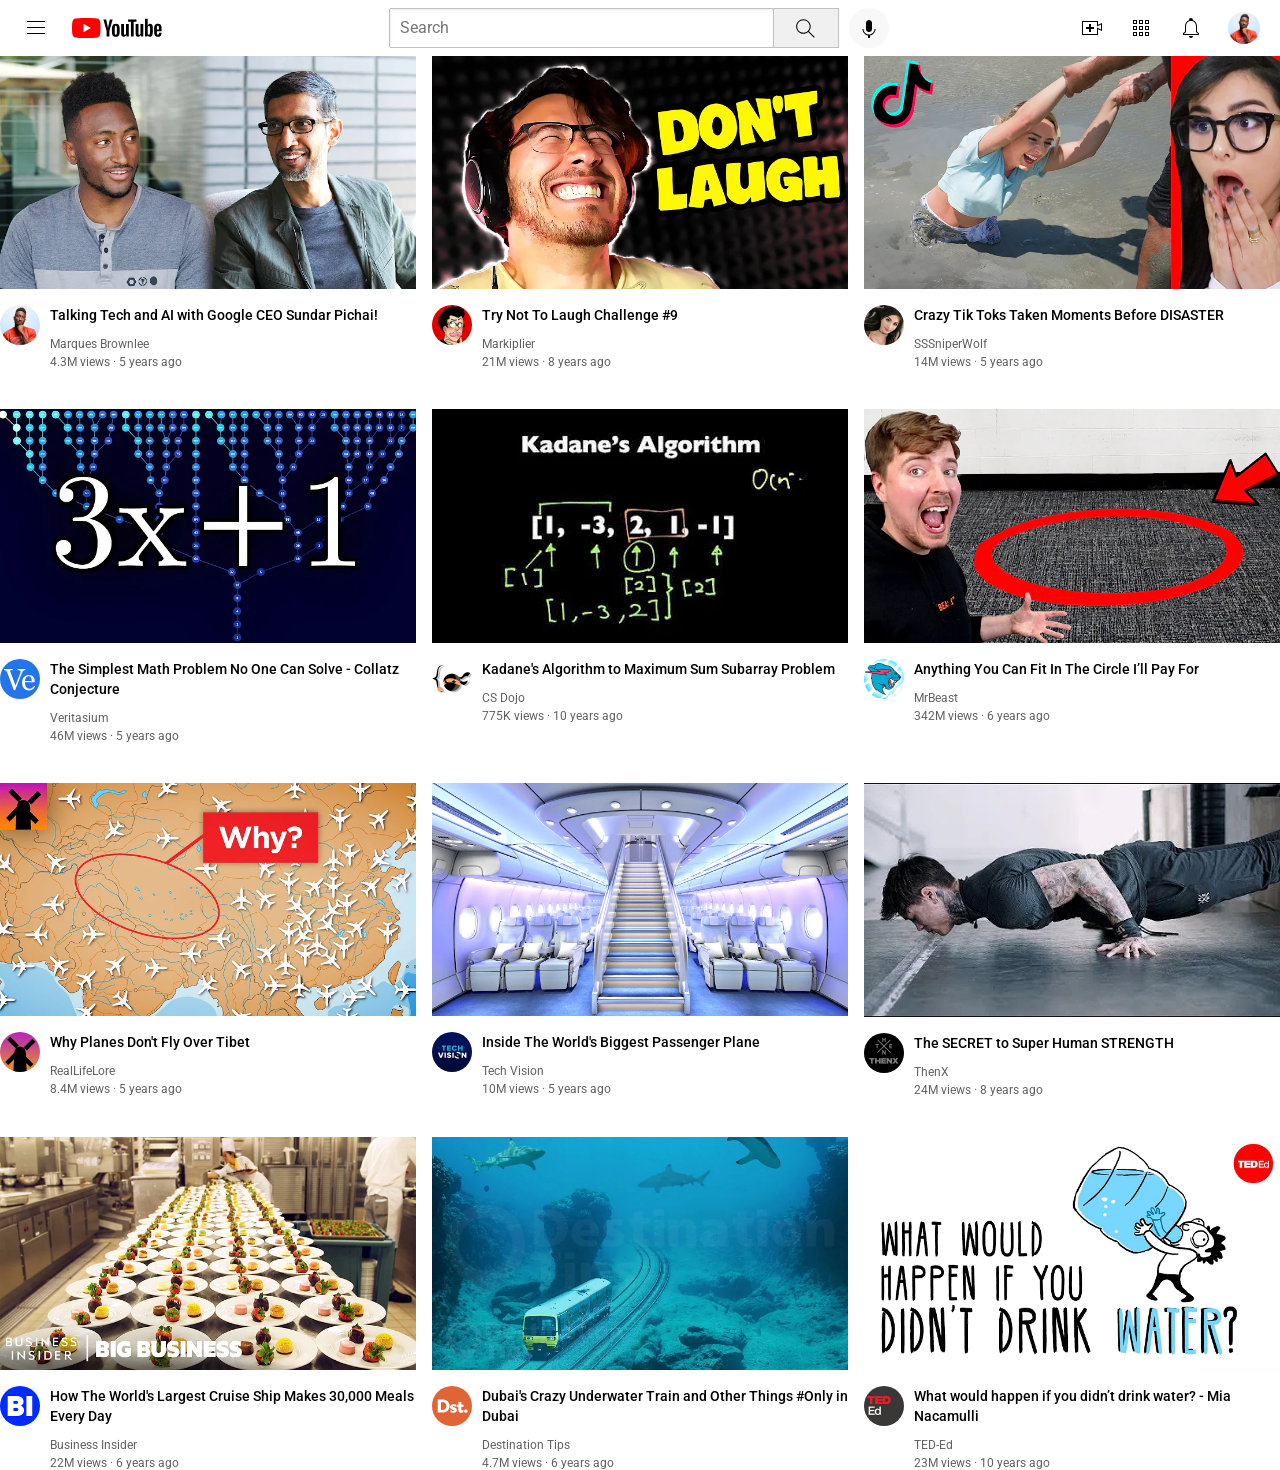
<file: index.html>
<!DOCTYPE html>
<html>
<head>
    <title>Youtube.com Clone</title>

    <link rel="preconnect" href="https://fonts.googleapis.com">
<link rel="preconnect" href="https://fonts.gstatic.com" crossorigin>
<link href="https://fonts.googleapis.com/css2?family=Roboto:wght@400;500;700&display=swap" rel="stylesheet">
    <link rel="stylesheet" href="styles/header.css">
    <link rel="stylesheet" href="styles/video.css">
    <link rel="stylesheet" href="styles/general.css">
</head>
<body>

  <div class="header">
    <div class="left-section">
      <img class="hamburger-menu" src="icons/hamburger-menu.svg" alt="">
      <img class="youtube-logo" src="icons/youtube-logo.svg" alt="">
    </div>
    <div class="middle-section">
      <input class="search-bar" type="text" placeholder="Search">
      <button class="search-button">
        <img class="search-icon" src="icons/search.svg" alt="">
      </button>
      <button class="mic-button">
        <img class="voice-search-icon" src="icons/voice-search-icon.svg" alt="">
      </button>
    </div>
    <div class="right-section">
      <img  class="upload-icon" src="icons/upload.svg">
      <img class="youtube-apps-icon" src="icons/youtube-apps.svg">
      <img class="notifications-icon" src="icons/notifications.svg">
      <img class="current-user-picture" src="channels/channel-1.jpg">
    </div>
    

  </div>


  <div class="video-grid">
    <div class="video-preview">
      <div class="thumbnail-row">
        <img class="thumbnail" src="thumbnails/thumbnail-1.webp" alt="">
      </div>
      <div class="video-info-grid">
        <div class="channel-picture">
          <img class="profile-picture" src="channels/channel-1.jpg">
        </div>
        <div class="video-info">
          <p class="video-title">Talking Tech and AI with Google CEO Sundar Pichai!</p>
          <p class="video-author">Marques Brownlee</p>
          <p class="video-stats">4.3M views &#183; 5 years ago</p>
        </div>
      </div>
      </div>

      <div class="video-preview">
      <div class="thumbnail-row">
        <img class="thumbnail" src="thumbnails/thumbnail-2.webp" alt="">
      </div>
      <div class="video-info-grid">
        <div class="channel-picture">
          <img class="profile-picture" src="channels/channel-2.jpg">
        </div>
        <div class="video-info">
          <p class="video-title">Try Not To Laugh Challenge #9</p>
          <p class="video-author">Markiplier</p>
          <p class="video-stats">21M views &#183; 8 years ago</p>
        </div>
      </div>
      </div>

      <div class="video-preview">
      <div class="thumbnail-row">
        <img class="thumbnail" src="thumbnails/thumbnail-3.webp" alt="">
      </div>
      <div class="video-info-grid">
        <div class="channel-picture">
          <img class="profile-picture" src="channels/channel-3.jpg">
        </div>
        <div class="video-info">
          <p class="video-title">Crazy Tik Toks Taken Moments Before DISASTER</p>
          <p class="video-author">SSSniperWolf</p>
          <p class="video-stats">14M views &#183; 5 years ago</p>
        </div>
      </div>
      </div>

      <div class="video-preview">
      <div class="thumbnail-row">
        <img class="thumbnail" src="thumbnails/thumbnail-4.webp" alt="">
      </div>
      <div class="video-info-grid">
        <div class="channel-picture">
          <img class="profile-picture" src="channels/channel-4.jpg">
        </div>
        <div class="video-info">
          <p class="video-title">The Simplest Math Problem No One Can Solve - Collatz Conjecture</p>
          <p class="video-author">Veritasium</p>
          <p class="video-stats">46M views &#183; 5 years ago</p>
        </div>
      </div>
      </div>

      <div class="video-preview">
      <div class="thumbnail-row">
        <img class="thumbnail" src="thumbnails/thumbnail-5.webp" alt="">
      </div>
      <div class="video-info-grid">
        <div class="channel-picture">
          <img class="profile-picture" src="channels/channel-5.jpg">
        </div>
        <div class="video-info">
          <p class="video-title"> Kadane's Algorithm to Maximum Sum Subarray Problem</p>
          <p class="video-author">CS Dojo</p>
          <p class="video-stats">775K views &#183; 10 years ago</p>
        </div>
      </div>
      </div>

      <div class="video-preview">
      <div class="thumbnail-row">
        <img class="thumbnail" src="thumbnails/thumbnail-6.webp" alt="">
      </div>
      <div class="video-info-grid">
        <div class="channel-picture">
          <img class="profile-picture" src="channels/channel-6.jpg">
        </div>
        <div class="video-info">
          <p class="video-title"> Anything You Can Fit In The Circle I’ll Pay For</p>
          <p class="video-author">MrBeast</p>
          <p class="video-stats">342M views &#183; 6 years ago</p>
        </div>
      </div>
      </div>

      <div class="video-preview">
      <div class="thumbnail-row">
        <img class="thumbnail" src="thumbnails/thumbnail-7.webp" alt="">
      </div>
      <div class="video-info-grid">
        <div class="channel-picture">
          <img class="profile-picture" src="channels/channel-7.jpg">
        </div>
        <div class="video-info">
          <p class="video-title"> Why Planes Don't Fly Over Tibet</p>
          <p class="video-author">RealLifeLore</p>
          <p class="video-stats">8.4M views &#183; 5 years ago</p>
        </div>
      </div>
      </div>

      <div class="video-preview">
      <div class="thumbnail-row">
        <img class="thumbnail" src="thumbnails/thumbnail-8.webp" alt="">
      </div>
      <div class="video-info-grid">
        <div class="channel-picture">
          <img class="profile-picture" src="channels/channel-8.jpg">
        </div>
        <div class="video-info">
          <p class="video-title">Inside The World's Biggest Passenger Plane</p>
          <p class="video-author">Tech Vision</p>
          <p class="video-stats">10M views &#183; 5 years ago</p>
        </div>
      </div>
      </div>

      <div class="video-preview">
      <div class="thumbnail-row">
        <img class="thumbnail" src="thumbnails/thumbnail-9.webp" alt="">
      </div>
      <div class="video-info-grid">
        <div class="channel-picture">
          <img class="profile-picture" src="channels/channel-9.jpg">
        </div>
        <div class="video-info">
          <p class="video-title">The SECRET to Super Human STRENGTH</p>
          <p class="video-author">ThenX</p>
          <p class="video-stats">24M views &#183; 8 years ago</p>
        </div>
      </div>
      </div>

      <div class="video-preview">
      <div class="thumbnail-row">
        <img class="thumbnail" src="thumbnails/thumbnail-10.webp" alt="">
      </div>
      <div class="video-info-grid">
        <div class="channel-picture">
          <img class="profile-picture" src="channels/channel-10.jpg">
        </div>
        <div class="video-info">
          <p class="video-title">How The World's Largest Cruise Ship Makes 30,000 Meals Every Day</p>
          <p class="video-author">Business Insider</p>
          <p class="video-stats">22M views &#183; 6 years ago</p>
        </div>
      </div>
      </div>

      <div class="video-preview">
      <div class="thumbnail-row">
        <img class="thumbnail" src="thumbnails/thumbnail-11.webp" alt="">
      </div>
      <div class="video-info-grid">
        <div class="channel-picture">
          <img class="profile-picture" src="channels/channel-11.jpg">
        </div>
        <div class="video-info">
          <p class="video-title">Dubai's Crazy Underwater Train and Other Things #Only in Dubai</p>
          <p class="video-author">Destination Tips</p>
          <p class="video-stats">4.7M views &#183; 6 years ago</p>
        </div>
      </div>
      </div>

      <div class="video-preview">
      <div class="thumbnail-row">
        <img class="thumbnail" src="thumbnails/thumbnail-12.webp" alt="">
      </div>
      <div class="video-info-grid">
        <div class="channel-picture">
          <img class="profile-picture" src="channels/channel-12.jpg">
        </div>
        <div class="video-info">
          <p class="video-title">What would happen if you didn’t drink water? - Mia Nacamulli</p>
          <p class="video-author">TED-Ed</p>
          <p class="video-stats">23M views &#183; 10 years ago</p>
        </div>
      </div>
      </div>
  </div>
</body>
</html>
</file>
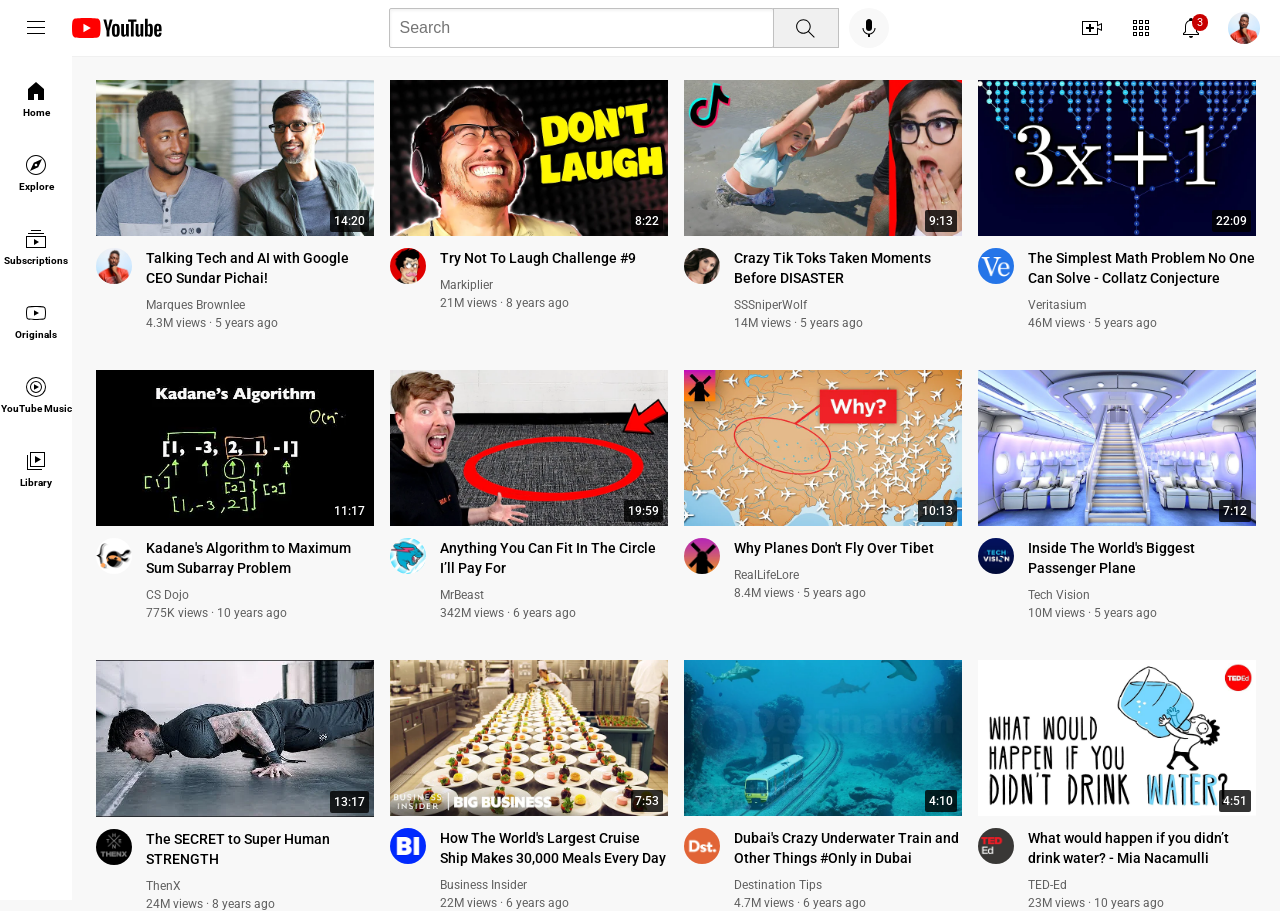
<file: youtube-clone/index.html>
<!DOCTYPE html>
<html>

<head>
  <title>Youtube.com Clone</title>

  <link rel="preconnect" href="https://fonts.googleapis.com">
  <link rel="preconnect" href="https://fonts.gstatic.com" crossorigin>
  <link href="https://fonts.googleapis.com/css2?family=Roboto:wght@400;500;700&display=swap" rel="stylesheet">
  <link rel="stylesheet" href="styles/header.css">
  <link rel="stylesheet" href="styles/video.css">
  <link rel="stylesheet" href="styles/general.css">
  <link rel="stylesheet" href="styles/sidebar.css">
</head>

<body>

  <header class="header">
    <div class="left-section">
      <img class="hamburger-menu" src="icons/hamburger-menu.svg" alt="">
      <img class="youtube-logo" src="icons/youtube-logo.svg" alt="">
    </div>
    <div class="middle-section">
      <input class="search-bar" type="text" placeholder="Search">
      <button class="search-button">
        <img class="search-icon" src="icons/search.svg" alt="">
        <div class="tooltip">Search</div>
      </button>
      <button class="mic-button">
        <img class="voice-search-icon" src="icons/voice-search-icon.svg" alt="">
        <div class="tooltip">Search with your voice</div>
      </button>
    </div>
    <div class="right-section">
      <div class="upload-icon-container">
        <img class="upload-icon" src="icons/upload.svg">
        <div class="tooltip">Create</div>
      </div>
      <div class="youtube-apps-container">
        <img class="youtube-apps-icon" src="icons/youtube-apps.svg">
        <div class="tooltip">YouTube apps</div>
      </div>
      
      <div class="notifications-icon-container">
        <img class="notifications-icon" src="icons/notifications.svg">
        <div class="notifications-count">3</div>
        <div class="tooltip">Notifications</div>
      </div>
      <img class="current-user-picture" src="channels/channel-1.jpg">
    
    </div>
  </header>

  <nav class="sidebar">
    <div class="sidebar-links">
      <img src="icons/home.svg">
      <div>Home</div>
    </div>
    <div class="sidebar-links">
      <img src="icons/explore.svg">
      <div>Explore</div>
    </div>
    <div class="sidebar-links">
      <img src="icons/subscriptions.svg">
      <div>Subscriptions</div>
    </div>
    <div class="sidebar-links">
      <img src="icons/originals.svg">
      <div>Originals</div>
    </div>
    <div class="sidebar-links">
      <img src="icons/youtube-music.svg">
      <div>YouTube Music</div>
    </div>
    <div class="sidebar-links">
      <img src="icons/library.svg">
      <div>Library</div>
    </div>
  </nav>

  <main>
  <section class="video-grid">
    <div class="video-preview">
      <div class="thumbnail-row">
        <img class="thumbnail" src="thumbnails/thumbnail-1.webp" alt="">
        <div class="video-time">14:20</div>
      </div>
      <div class="video-info-grid">
        <div class="channel-picture">
          <img class="profile-picture" src="channels/channel-1.jpg">
        </div>
        <div class="video-info">
          <p class="video-title">Talking Tech and AI with Google CEO Sundar Pichai!</p>
          <p class="video-author">Marques Brownlee</p>
          <p class="video-stats">4.3M views &#183; 5 years ago</p>
        </div>
      </div>
    </div>

    <div class="video-preview">
      <div class="thumbnail-row">
        <img class="thumbnail" src="thumbnails/thumbnail-2.webp" alt="">
        <div class="video-time">8:22</div>
      </div>
      <div class="video-info-grid">
        <div class="channel-picture">
          <img class="profile-picture" src="channels/channel-2.jpg">
        </div>
        <div class="video-info">
          <p class="video-title">Try Not To Laugh Challenge #9</p>
          <p class="video-author">Markiplier</p>
          <p class="video-stats">21M views &#183; 8 years ago</p>
        </div>
      </div>
    </div>

    <div class="video-preview">
      <div class="thumbnail-row">
        <img class="thumbnail" src="thumbnails/thumbnail-3.webp" alt="">
        <div class="video-time">9:13</div>
      </div>
      <div class="video-info-grid">
        <div class="channel-picture">
          <img class="profile-picture" src="channels/channel-3.jpg">
        </div>
        <div class="video-info">
          <p class="video-title">Crazy Tik Toks Taken Moments Before DISASTER</p>
          <p class="video-author">SSSniperWolf</p>
          <p class="video-stats">14M views &#183; 5 years ago</p>
        </div>
      </div>
    </div>

    <div class="video-preview">
      <div class="thumbnail-row">
        <img class="thumbnail" src="thumbnails/thumbnail-4.webp" alt="">
        <div class="video-time">22:09</div>
      </div>
      <div class="video-info-grid">
        <div class="channel-picture">
          <img class="profile-picture" src="channels/channel-4.jpg">
        </div>
        <div class="video-info">
          <p class="video-title">The Simplest Math Problem No One Can Solve - Collatz Conjecture</p>
          <p class="video-author">Veritasium</p>
          <p class="video-stats">46M views &#183; 5 years ago</p>
        </div>
      </div>
    </div>

    <div class="video-preview">
      <div class="thumbnail-row">
        <img class="thumbnail" src="thumbnails/thumbnail-5.webp" alt="">
        <div class="video-time">11:17</div>
      </div>
      <div class="video-info-grid">
        <div class="channel-picture">
          <img class="profile-picture" src="channels/channel-5.jpg">
        </div>
        <div class="video-info">
          <p class="video-title"> Kadane's Algorithm to Maximum Sum Subarray Problem</p>
          <p class="video-author">CS Dojo</p>
          <p class="video-stats">775K views &#183; 10 years ago</p>
        </div>
      </div>
    </div>

    <div class="video-preview">
      <div class="thumbnail-row">
        <img class="thumbnail" src="thumbnails/thumbnail-6.webp" alt="">
        <div class="video-time">19:59</div>
      </div>
      <div class="video-info-grid">
        <div class="channel-picture">
          <img class="profile-picture" src="channels/channel-6.jpg">
        </div>
        <div class="video-info">
          <p class="video-title"> Anything You Can Fit In The Circle I’ll Pay For</p>
          <p class="video-author">MrBeast</p>
          <p class="video-stats">342M views &#183; 6 years ago</p>
        </div>
      </div>
    </div>

    <div class="video-preview">
      <div class="thumbnail-row">
        <img class="thumbnail" src="thumbnails/thumbnail-7.webp" alt="">
        <div class="video-time">10:13</div>
      </div>
      <div class="video-info-grid">
        <div class="channel-picture">
          <img class="profile-picture" src="channels/channel-7.jpg">
        </div>
        <div class="video-info">
          <p class="video-title"> Why Planes Don't Fly Over Tibet</p>
          <p class="video-author">RealLifeLore</p>
          <p class="video-stats">8.4M views &#183; 5 years ago</p>
        </div>
      </div>
    </div>

    <div class="video-preview">
      <div class="thumbnail-row">
        <img class="thumbnail" src="thumbnails/thumbnail-8.webp" alt="">
        <div class="video-time">7:12</div>
      </div>
      <div class="video-info-grid">
        <div class="channel-picture">
          <img class="profile-picture" src="channels/channel-8.jpg">
        </div>
        <div class="video-info">
          <p class="video-title">Inside The World's Biggest Passenger Plane</p>
          <p class="video-author">Tech Vision</p>
          <p class="video-stats">10M views &#183; 5 years ago</p>
        </div>
      </div>
    </div>

    <div class="video-preview">
      <div class="thumbnail-row">
        <img class="thumbnail" src="thumbnails/thumbnail-9.webp" alt="">
        <div class="video-time">13:17</div>
      </div>
      <div class="video-info-grid">
        <div class="channel-picture">
          <img class="profile-picture" src="channels/channel-9.jpg">
        </div>
        <div class="video-info">
          <p class="video-title">The SECRET to Super Human STRENGTH</p>
          <p class="video-author">ThenX</p>
          <p class="video-stats">24M views &#183; 8 years ago</p>
        </div>
      </div>
    </div>

    <div class="video-preview">
      <div class="thumbnail-row">
        <img class="thumbnail" src="thumbnails/thumbnail-10.webp" alt="">
        <div class="video-time">7:53</div>
      </div>
      <div class="video-info-grid">
        <div class="channel-picture">
          <img class="profile-picture" src="channels/channel-10.jpg">
        </div>
        <div class="video-info">
          <p class="video-title">How The World's Largest Cruise Ship Makes 30,000 Meals Every Day</p>
          <p class="video-author">Business Insider</p>
          <p class="video-stats">22M views &#183; 6 years ago</p>
        </div>
      </div>
    </div>

    <div class="video-preview">
      <div class="thumbnail-row">
        <img class="thumbnail" src="thumbnails/thumbnail-11.webp" alt="">
        <div class="video-time">4:10</div>
      </div>
      <div class="video-info-grid">
        <div class="channel-picture">
          <img class="profile-picture" src="channels/channel-11.jpg">
        </div>
        <div class="video-info">
          <p class="video-title">Dubai's Crazy Underwater Train and Other Things #Only in Dubai</p>
          <p class="video-author">Destination Tips</p>
          <p class="video-stats">4.7M views &#183; 6 years ago</p>
        </div>
      </div>
    </div>

    <div class="video-preview">
      <div class="thumbnail-row">
        <img class="thumbnail" src="thumbnails/thumbnail-12.webp" alt="">
        <div class="video-time">4:51</div>
      </div>
      <div class="video-info-grid">
        <div class="channel-picture">
          <img class="profile-picture" src="channels/channel-12.jpg">
        </div>
        <div class="video-info">
          <p class="video-title">What would happen if you didn’t drink water? - Mia Nacamulli</p>
          <p class="video-author">TED-Ed</p>
          <p class="video-stats">23M views &#183; 10 years ago</p>
        </div>
      </div>
    </div>
  </section>
  </main>
</body>

</html>
</file>
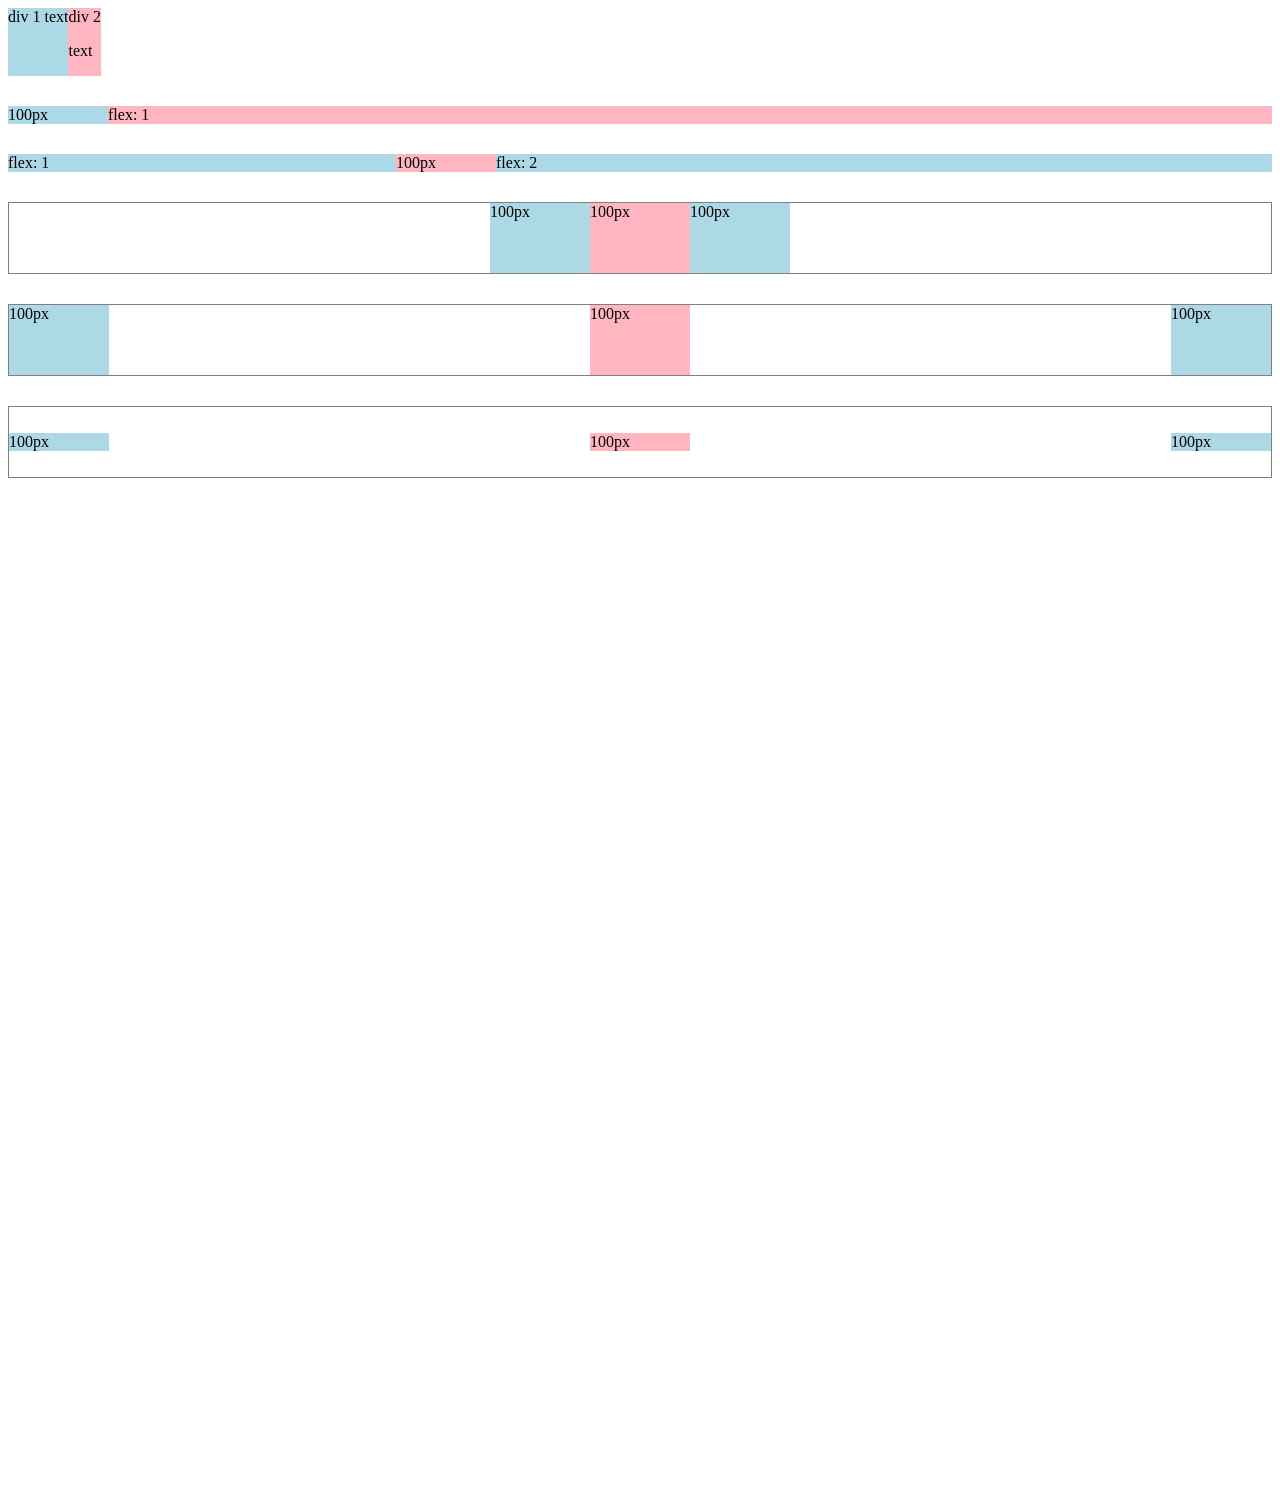
<file: flexbox.html>
<!DOCTYPE html>
    <html>
    <head>
        <title>Flexbox Practice</title>
    </head>
    <body style="padding-bottom: 1000px;">
        <div style="
        display: flex;
        flex-direction: row;
        ">
        <div style="background-color: lightblue;">div 1 text</div>
        <div style="background-color: lightpink;">div 2 <p>text</p></div>
        </div>

        <div style="
        margin-top: 30px;
        display: flex;
        flex-direction: row;
        ">
        <div style="
            background-color: lightblue;
            width: 100px;
        ">100px</div>
        <div style="
            background-color: lightpink;
            flex: 1;
        ">flex: 1</div>
        </div>

        <div style="
        margin-top: 30px;
        display: flex;
        flex-direction: row;
        ">
        <div style="
            background-color: lightblue;
            flex: 1;
        ">flex: 1</div>
        <div style="
            background-color: lightpink;
            width: 100px;
        ">100px</div>
        <div style="
            background-color: lightblue;
            flex: 2;
        ">flex: 2</div>
        </div>

        <div style="
        margin-top: 30px;
        height: 70px;
        border-width: 1px;
        border-style: solid;
        border-color: gray;

        display: flex;
        flex-direction: row;
        justify-content: center;
        ">
        <div style="
            background-color: lightblue;
            width: 100px;
        ">100px</div>
        <div style="
            background-color: lightpink;
            width: 100px;
        ">100px</div>
        <div style="
            background-color: lightblue;
            width: 100px;
        ">100px</div>
        </div>

        <div style="
        margin-top: 30px;
        height: 70px;
        border-width: 1px;
        border-style: solid;
        border-color: gray;

        display: flex;
        flex-direction: row;
        justify-content: space-between;
        ">
        <div style="
            background-color: lightblue;
            width: 100px;
        ">100px</div>
        <div style="
            background-color: lightpink;
            width: 100px;
        ">100px</div>
        <div style="
            background-color: lightblue;
            width: 100px;
        ">100px</div>
        </div>

        <div style="
        margin-top: 30px;
        height: 70px;
        border-width: 1px;
        border-style: solid;
        border-color: gray;

        display: flex;
        flex-direction: row;
        justify-content: space-between;
        align-items: center;
        ">
        <div style="
            background-color: lightblue;
            width: 100px;
        ">100px</div>
        <div style="
            background-color: lightpink;
            width: 100px;
        ">100px</div>
        <div style="
            background-color: lightblue;
            width: 100px;
        ">100px</div>
        </div>
    </body>
    </html>
</file>
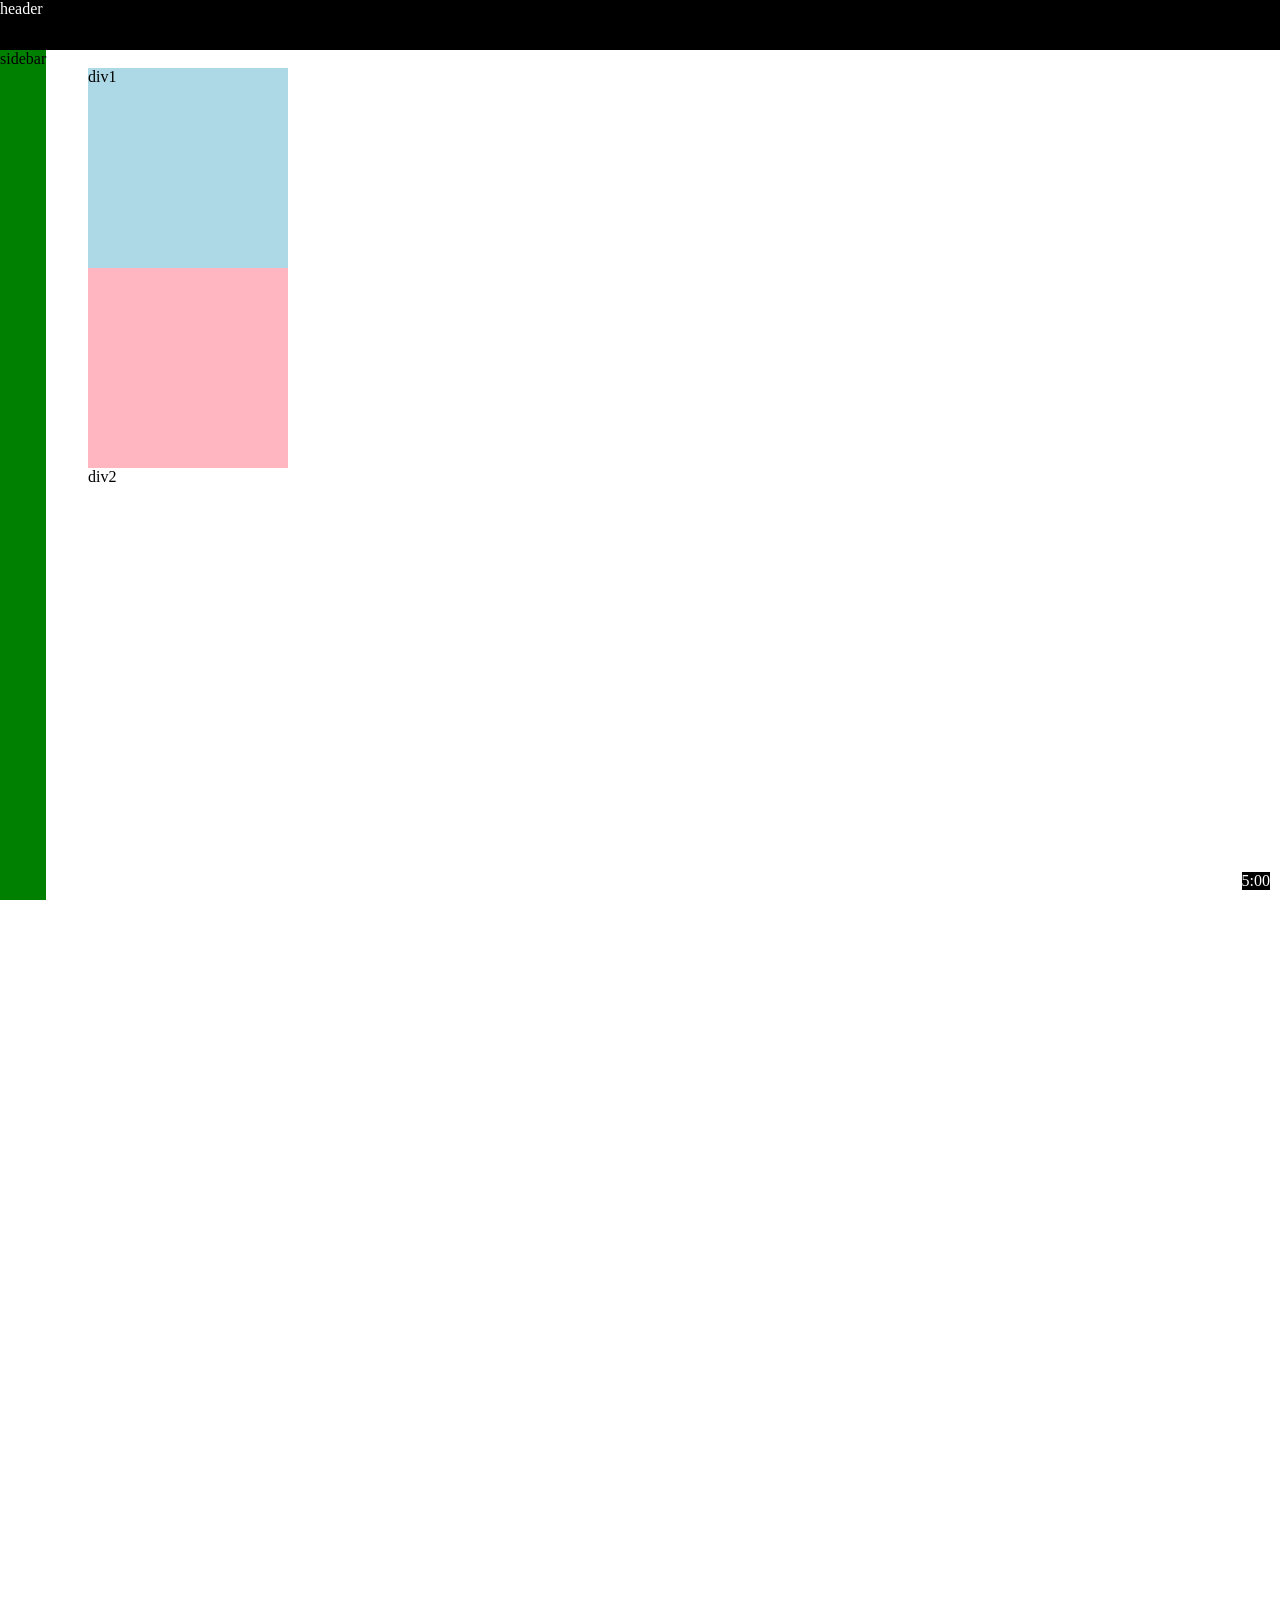
<file: youtube-clone/position.html>
<!DOCTYPE html>
<html lang="en">
<head>
    <meta charset="UTF-8">
    <meta name="viewport" content="width=device-width, initial-scale=1.0">
    <title>Position in CSS</title>
</head>
<body style="height:2000px;
padding-top:60px;
padding-left:80px;"> <!--padding-top is used to create space for the fixed header and 
padding-left is used to create space for the fixed sidebar-->
    <div style="
        background-color: black;
        color: white;
        position:fixed;
        top:0;
        left:0;
        right:0;
        height:50px;
        z-index:1000;">header</div>

        <div style="
        background-color:green;
        width:72 px;
        position:fixed;
        top:50px;
        left:0;
        bottom:0;">sidebar</div>
        
    
    <div style="
        background-color: lightblue;
        width:200px;
        height:200px;
        position:static;"
        
    >div1</div>

    <!--absolute inside relative-->
    <div style="
        background-color: lightpink;
        width:200px;
        height:200px;
        position:relative;"></div>
        div2
        <div style="
        position:absolute;
        background-color: black;
        color: white;
        bottom:10px;
        right:10px; ">
            5:00
        </div>
    </div>
</body>
</html>
</file>
<file: styles/header.css>
.search-bar{
                font-size:20px;
                display:block;
}
.header{
    height:56px;
    display:flex;
    flex-direction:row;
    justify-content:space-between;
}
.left-section{
    display:flex;
    align-items:center;
}
.hamburger-menu{
    height:24px;
    margin-right:24px;
    margin-left:24px;
}
.youtube-logo{
    height:20px;
}
.middle-section{
    flex:1;
    margin-left:70px;
    margin-right:35px;
    max-width:500px;
    display:flex;
    align-items:center;
}
.search-button{
    height:40px;
    width:66px;
    background-color:rgb(240, 240, 240);
    border:1px solid rgb(192, 192, 192);
    margin-left:-1px;
    margin-right:10px;
}
.mic-button{
    height:40px;
    width:40px;
    border-radius:20px;
    border:none;
    background-color:rgb(248, 248, 248);
}
.voice-search-icon{
    height:24px;
    margin-top:4px;
    
}
.search-icon{
    height:25px;
    margin-top:4px;
}
.search-bar{
    flex:1;
    height:36px;
    padding-left:10px;
    font-size:16px;
    border:1px solid rgb(192, 192, 192);
    border-radius:2px;
    box-shadow:inset 1px 2px 3px rgba(0,0,0,0.05);
    width:0;
}
.search-bar::placeholder{
    font-size:16px;
    font-family:Roboto,Arial;
}
.right-section{
    width:180px;
    margin-right:20px;
    display:flex;
    align-items:center;
    justify-content:space-between;
    flex-shrink:0;
}
.upload-icon{
    height:24px;
}
.youtube-apps-icon{
    height:24px;
}
.notifications-icon{
    height:24px;
}
.current-user-picture{
    height:32px;
    width:32px;
    border-radius:50%;
}
</file>
<file: styles/video.css>
.thumbnail{
            width:100%;
            
            }
            
            .video-title{
            margin-top: 0px;
            font-size: 14px;
            font-weight: 500;
            line-height: 20px;
            margin-bottom:12px;
            }

            .video-info-grid{
            display:grid;
            grid-template-columns: 50px 1fr;
            }
            
            .profile-picture{
            width:40px;
            border-radius:50px;
            }
            .thumbnail-row{
            margin-bottom:12px;
            }

            .video-author,.video-stats{
            font-size:12px;
            color:rgb(96,96,96);
            }
            .video-author{
            margin-bottom:4px;
            }
            .video-grid{
            display:grid;
            grid-template-columns:1fr 1fr 1fr;
            column-gap:16px;
            row-gap:40px;
            }
</file>
<file: styles/general.css>
p{
            font-family:Roboto,sans-serif;
            margin-top: 0;
            margin-bottom: 0;
        }
body{
    margin:0;
    }
</file>
<file: youtube-clone/styles/header.css>
.search-bar{
                font-size:20px;
                display:block;
}
.header{
    height:56px;
    display:flex;
    flex-direction:row;
    justify-content:space-between;
    position:fixed;
    top:0;
    left:0;
    right:0;
    background-color:rgb(255, 255, 255);
    border-bottom:1px solid rgb(240, 240, 240);
    z-index:100;
}
.left-section{
    display:flex;
    align-items:center;
}
.hamburger-menu{
    height:24px;
    margin-right:24px;
    margin-left:24px;
}
.youtube-logo{
    height:20px;
}
.middle-section{
    flex:1;
    margin-left:70px;
    margin-right:35px;
    max-width:500px;
    display:flex;
    align-items:center;
}
.search-button{
    height:40px;
    width:66px;
    background-color:rgb(240, 240, 240);
    border:1px solid rgb(192, 192, 192);
    margin-left:-1px;
    margin-right:10px;
}
.search-button,.mic-button,
.upload-icon-container,.youtube-apps-container,
.notifications-icon-container{
    display: flex;
    justify-content: center;
    align-items: center;
    position: relative;
}
.search-button .tooltip,
.mic-button .tooltip,
.upload-icon-container .tooltip,
.youtube-apps-container .tooltip,
.notifications-icon-container .tooltip
{
    position: absolute;
    background-color: gray;
    color:white;
    padding: 4px 8px 4px 8px;
    border-radius:2px;
    font-size:12px;
    bottom:-30px;
    opacity:0;
    transition:opacity 0.15s;
    pointer-events:none;
    white-space: nowrap;
}
.search-button:hover .tooltip,
.mic-button:hover .tooltip,
.upload-icon-container:hover .tooltip,
.youtube-apps-container:hover .tooltip,
.notifications-icon-container:hover .tooltip
{
    opacity:1;
}
.mic-button{
    height:40px;
    width:40px;
    border-radius:20px;
    border:none;
    background-color:rgb(248, 248, 248);
}
.voice-search-icon{
    height:24px;
    
}
.search-icon{
    height:25px;
}
.search-bar{
    flex:1;
    height:36px;
    padding-left:10px;
    font-size:16px;
    border:1px solid rgb(192, 192, 192);
    border-radius:2px;
    box-shadow:inset 1px 2px 3px rgba(0,0,0,0.05);
    width:0;
}
.search-bar::placeholder{
    font-size:16px;}
.right-section{
    width:180px;
    margin-right:20px;
    display:flex;
    align-items:center;
    justify-content:space-between;
    flex-shrink:0;
}
.upload-icon{
    height:24px;
}
.youtube-apps-icon{
    height:24px;
}
.notifications-icon{
    height:24px;
}
.notifications-icon-container{
    position: relative;
}
.notifications-count{
    position: absolute;
    top:-2px;
    right:-5px;
    background-color: rgb(200,0,0);
    color:white;    font-size:11px;
    padding:2px 5px 2px 5px;
    border-radius:12px;

}
.current-user-picture{
    height:32px;
    width:32px;
    border-radius:50%;
}
</file>
<file: youtube-clone/styles/video.css>
.thumbnail{
            width:100%;
            
            }
            
            .video-title{
            margin-top: 0px;
            font-size: 14px;
            font-weight: 500;
            line-height: 20px;
            margin-bottom:10px;
            }

            .video-info-grid{
            display:grid;
            grid-template-columns: 50px 1fr;
            }
            
            .profile-picture{
            width:36px;
            border-radius:50px;
            }
            .thumbnail-row{
            margin-bottom:8px;
            position:relative;
            }

            .video-author,.video-stats{
            font-size:12px;
            color:rgb(96,96,96);
            }
            .video-author{
            margin-bottom:4px;
            }
            .video-grid{
            display:grid;
            grid-template-columns:1fr 1fr 1fr;
            column-gap:16px;
            row-gap:40px;
            }
/*==========RESPONSIVE DESIGN==============*/
            @media (max-width:750px){
                .video-grid{
                    grid-template-columns: 1fr 1fr;
                }
            }
            
            @media(min-width:751px ) and (max-width:999px){
                .video-grid{
                    grid-template-columns: 1fr 1fr 1fr;
                }
            }
            @media(min-width:1000px){
                .video-grid{
                    grid-template-columns:1fr 1fr 1fr 1fr;
                }
            }


            .video-time{
                font-family:Roboto,Arial;
                font-size:12px;
                font-weight: 500;
                padding:4px;
                background-color:rgba(0,0,0,0.8);
                border-radius: 2px;
                color:white;
                position:absolute;
                bottom:8px;
                right:5px;
            }
</file>
<file: youtube-clone/styles/general.css>
p{
            font-family:Roboto,sans-serif;
            margin-top: 0;
            margin-bottom: 0;
        }
body{
    font-family:Roboto,Arial;
    margin:0;
    padding-top:80px;
    padding-left:96px;
    padding-right: 24px;
    background-color: rgb(248,248,248);
    }
</file>
<file: youtube-clone/styles/sidebar.css>
.sidebar{
    position:fixed;
    left:0;
    bottom:0;
    top:56px;
    background-color:white;
    width:72px;
    z-index: 200;
    padding-top: 5px;
}
.sidebar-links{
    height:74px;
    display:flex;
    justify-content:center;
    align-items:center;
    flex-direction: column;
    cursor: pointer;
}
.sidebar-links:hover{
    background-color:rgb(235,235,235) ;
}
.sidebar-links img{
    height:24px;
    margin-bottom: 4px;
}
.sidebar-links div{
    font-size:10px;
    font-weight:700;
}
</file>
